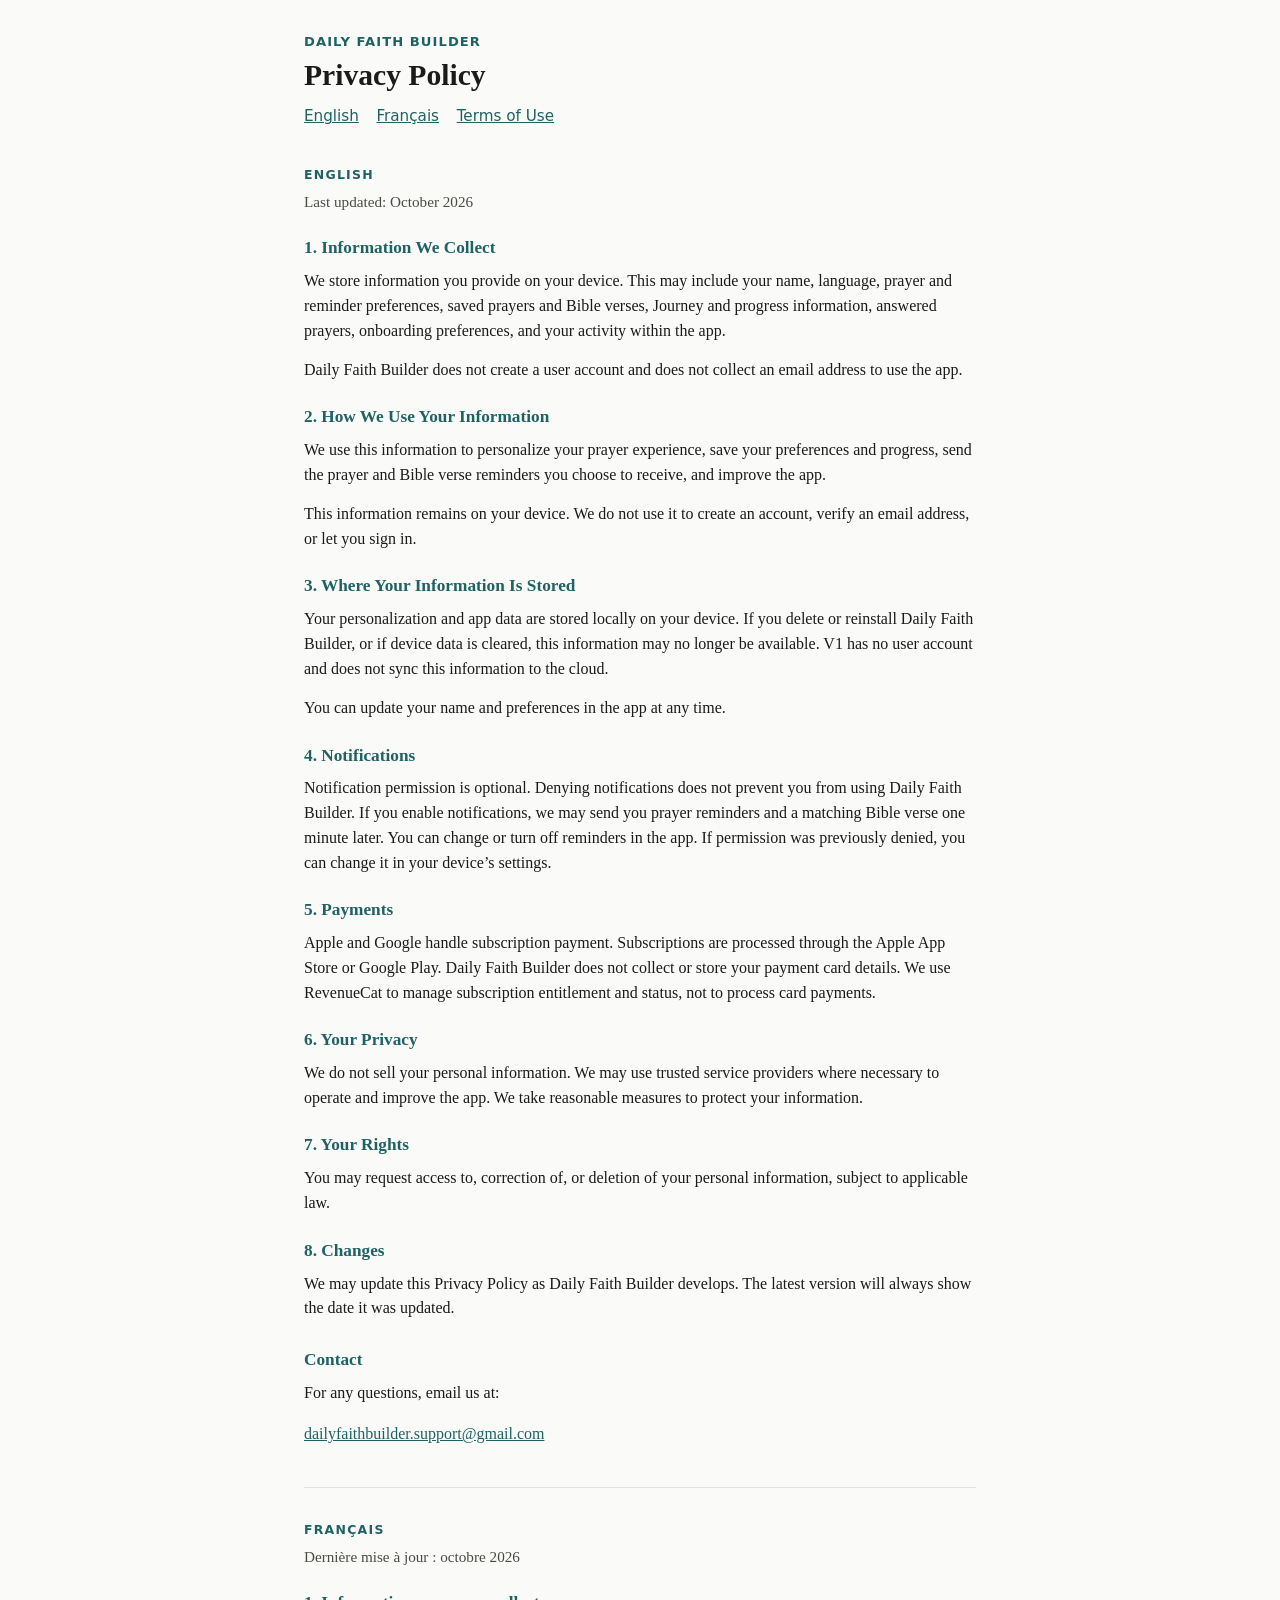
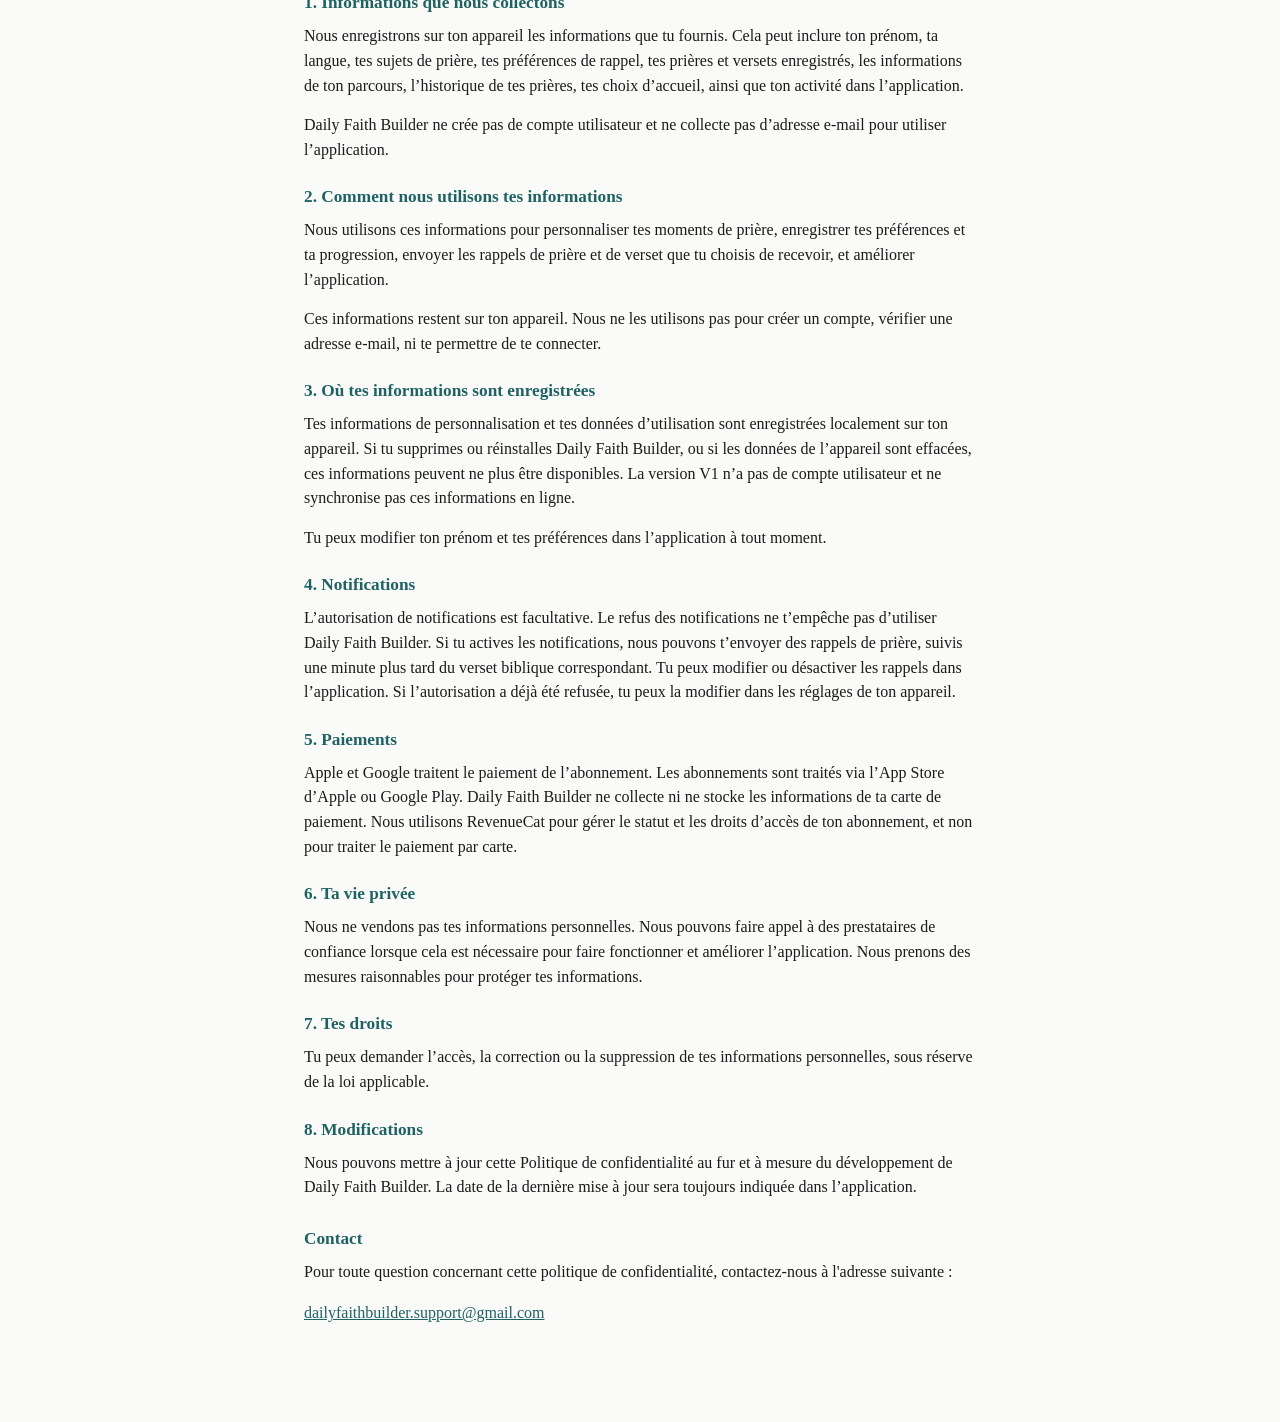
<file: privacy/index.html>
<!DOCTYPE html>
<html lang="en">
<head>
  <meta charset="utf-8">
  <meta name="viewport" content="width=device-width, initial-scale=1">
  <meta name="robots" content="index,follow">
  <title>Daily Faith Builder — Privacy Policy</title>
  <link rel="stylesheet" href="../styles.css">
</head>
<body>
  <main class="wrap">
    <p class="brand">Daily Faith Builder</p>
    <h1>Privacy Policy</h1>
    <nav class="nav" aria-label="Page">
      <a href="#english">English</a>
      <a href="#francais">Français</a>
      <a href="../terms/">Terms of Use</a>
    </nav>

    <article class="lang" id="english" lang="en">
      <h2>English</h2>
      <p class="updated">Last updated: October 2026</p>
        <section class="section">
          <h3>1. Information We Collect</h3>
          <p>We store information you provide on your device. This may include your name, language, prayer and reminder preferences, saved prayers and Bible verses, Journey and progress information, answered prayers, onboarding preferences, and your activity within the app.</p>
          <p>Daily Faith Builder does not create a user account and does not collect an email address to use the app.</p>
        </section>
        <section class="section">
          <h3>2. How We Use Your Information</h3>
          <p>We use this information to personalize your prayer experience, save your preferences and progress, send the prayer and Bible verse reminders you choose to receive, and improve the app.</p>
          <p>This information remains on your device. We do not use it to create an account, verify an email address, or let you sign in.</p>
        </section>
        <section class="section">
          <h3>3. Where Your Information Is Stored</h3>
          <p>Your personalization and app data are stored locally on your device. If you delete or reinstall Daily Faith Builder, or if device data is cleared, this information may no longer be available. V1 has no user account and does not sync this information to the cloud.</p>
          <p>You can update your name and preferences in the app at any time.</p>
        </section>
        <section class="section">
          <h3>4. Notifications</h3>
          <p>Notification permission is optional. Denying notifications does not prevent you from using Daily Faith Builder. If you enable notifications, we may send you prayer reminders and a matching Bible verse one minute later. You can change or turn off reminders in the app. If permission was previously denied, you can change it in your device’s settings.</p>
        </section>
        <section class="section">
          <h3>5. Payments</h3>
          <p>Apple and Google handle subscription payment. Subscriptions are processed through the Apple App Store or Google Play. Daily Faith Builder does not collect or store your payment card details. We use RevenueCat to manage subscription entitlement and status, not to process card payments.</p>
        </section>
        <section class="section">
          <h3>6. Your Privacy</h3>
          <p>We do not sell your personal information. We may use trusted service providers where necessary to operate and improve the app. We take reasonable measures to protect your information.</p>
        </section>
        <section class="section">
          <h3>7. Your Rights</h3>
          <p>You may request access to, correction of, or deletion of your personal information, subject to applicable law.</p>
        </section>
        <section class="section">
          <h3>8. Changes</h3>
          <p>We may update this Privacy Policy as Daily Faith Builder develops. The latest version will always show the date it was updated.</p>
        </section>
        <div class="contact">
          <h3>Contact</h3>
          <p>For any questions, email us at:</p>
          <p><a class="email" href="mailto:dailyfaithbuilder.support@gmail.com">dailyfaithbuilder.support@gmail.com</a></p>
        </div>
    </article>

    <article class="lang" id="francais" lang="fr">
      <h2>Français</h2>
      <p class="updated">Dernière mise à jour : octobre 2026</p>
        <section class="section">
          <h3>1. Informations que nous collectons</h3>
          <p>Nous enregistrons sur ton appareil les informations que tu fournis. Cela peut inclure ton prénom, ta langue, tes sujets de prière, tes préférences de rappel, tes prières et versets enregistrés, les informations de ton parcours, l’historique de tes prières, tes choix d’accueil, ainsi que ton activité dans l’application.</p>
          <p>Daily Faith Builder ne crée pas de compte utilisateur et ne collecte pas d’adresse e-mail pour utiliser l’application.</p>
        </section>
        <section class="section">
          <h3>2. Comment nous utilisons tes informations</h3>
          <p>Nous utilisons ces informations pour personnaliser tes moments de prière, enregistrer tes préférences et ta progression, envoyer les rappels de prière et de verset que tu choisis de recevoir, et améliorer l’application.</p>
          <p>Ces informations restent sur ton appareil. Nous ne les utilisons pas pour créer un compte, vérifier une adresse e-mail, ni te permettre de te connecter.</p>
        </section>
        <section class="section">
          <h3>3. Où tes informations sont enregistrées</h3>
          <p>Tes informations de personnalisation et tes données d’utilisation sont enregistrées localement sur ton appareil. Si tu supprimes ou réinstalles Daily Faith Builder, ou si les données de l’appareil sont effacées, ces informations peuvent ne plus être disponibles. La version V1 n’a pas de compte utilisateur et ne synchronise pas ces informations en ligne.</p>
          <p>Tu peux modifier ton prénom et tes préférences dans l’application à tout moment.</p>
        </section>
        <section class="section">
          <h3>4. Notifications</h3>
          <p>L’autorisation de notifications est facultative. Le refus des notifications ne t’empêche pas d’utiliser Daily Faith Builder. Si tu actives les notifications, nous pouvons t’envoyer des rappels de prière, suivis une minute plus tard du verset biblique correspondant. Tu peux modifier ou désactiver les rappels dans l’application. Si l’autorisation a déjà été refusée, tu peux la modifier dans les réglages de ton appareil.</p>
        </section>
        <section class="section">
          <h3>5. Paiements</h3>
          <p>Apple et Google traitent le paiement de l’abonnement. Les abonnements sont traités via l’App Store d’Apple ou Google Play. Daily Faith Builder ne collecte ni ne stocke les informations de ta carte de paiement. Nous utilisons RevenueCat pour gérer le statut et les droits d’accès de ton abonnement, et non pour traiter le paiement par carte.</p>
        </section>
        <section class="section">
          <h3>6. Ta vie privée</h3>
          <p>Nous ne vendons pas tes informations personnelles. Nous pouvons faire appel à des prestataires de confiance lorsque cela est nécessaire pour faire fonctionner et améliorer l’application. Nous prenons des mesures raisonnables pour protéger tes informations.</p>
        </section>
        <section class="section">
          <h3>7. Tes droits</h3>
          <p>Tu peux demander l’accès, la correction ou la suppression de tes informations personnelles, sous réserve de la loi applicable.</p>
        </section>
        <section class="section">
          <h3>8. Modifications</h3>
          <p>Nous pouvons mettre à jour cette Politique de confidentialité au fur et à mesure du développement de Daily Faith Builder. La date de la dernière mise à jour sera toujours indiquée dans l’application.</p>
        </section>
        <div class="contact">
          <h3>Contact</h3>
          <p>Pour toute question concernant cette politique de confidentialité, contactez-nous à l'adresse suivante :</p>
          <p><a class="email" href="mailto:dailyfaithbuilder.support@gmail.com">dailyfaithbuilder.support@gmail.com</a></p>
        </div>
    </article>

  </main>
</body>
</html>
</file>
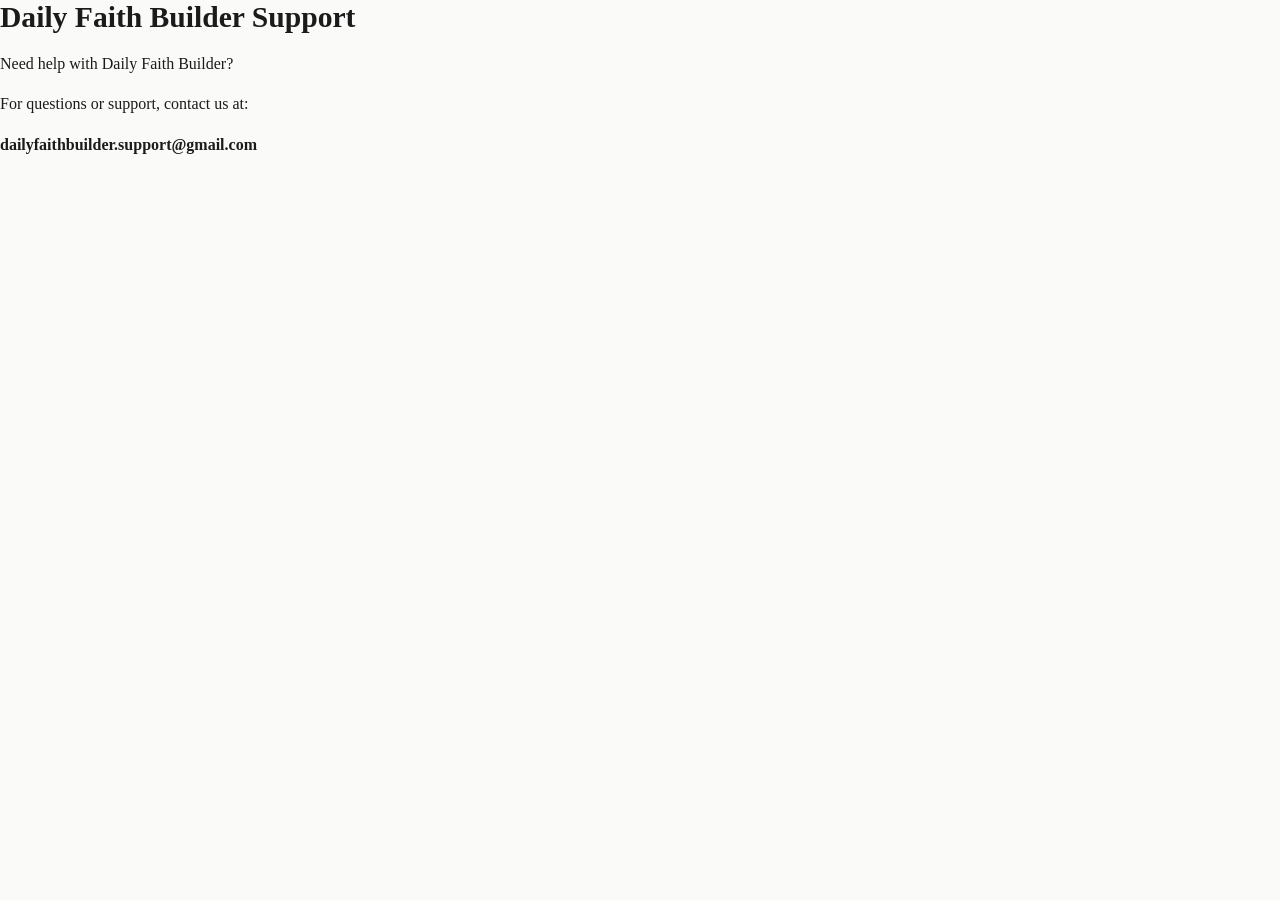
<file: support/index.html>
<!DOCTYPE html>
<html lang="en">
<head>
  <meta charset="UTF-8">
  <meta name="viewport" content="width=device-width, initial-scale=1.0">
  <title>Daily Faith Builder Support</title>
  <link rel="stylesheet" href="../styles.css">
</head>
<body>
  <main>
    <h1>Daily Faith Builder Support</h1>
    <p>Need help with Daily Faith Builder?</p>
    <p>For questions or support, contact us at:</p>
    <p><strong>dailyfaithbuilder.support@gmail.com</strong></p>
  </main>
</body>
</html>
</file>
<file: styles.css>
/* Public legal pages — static, no analytics, no cookies. */
:root {
  color-scheme: light;
  --bg: #fafaf8;
  --ink: #1b1b1b;
  --muted: #4a4a46;
  --accent: #1f6264;
  --line: #e4e2dc;
}

* {
  box-sizing: border-box;
}

html {
  font-size: 100%;
}

body {
  margin: 0;
  background: var(--bg);
  color: var(--ink);
  font-family: "Iowan Old Style", "Palatino Linotype", Palatino, Georgia, "Times New Roman", serif;
  line-height: 1.55;
}

.wrap {
  width: min(42rem, calc(100% - 2.5rem));
  margin: 0 auto;
  padding: 2rem 0 3.5rem;
}

.brand {
  margin: 0 0 0.35rem;
  font-family: system-ui, -apple-system, "Segoe UI", sans-serif;
  font-size: 0.82rem;
  font-weight: 600;
  letter-spacing: 0.08em;
  text-transform: uppercase;
  color: var(--accent);
}

h1 {
  margin: 0 0 0.75rem;
  font-size: 1.85rem;
  font-weight: 650;
  line-height: 1.2;
}

.nav {
  display: flex;
  flex-wrap: wrap;
  gap: 0.75rem 1.1rem;
  margin: 0 0 2rem;
  font-family: system-ui, -apple-system, "Segoe UI", sans-serif;
  font-size: 0.95rem;
}

a {
  color: var(--accent);
}

.lang {
  margin: 0 0 2.5rem;
  padding-top: 0.25rem;
}

.lang + .lang {
  border-top: 1px solid var(--line);
  padding-top: 2rem;
}

.lang h2 {
  margin: 0 0 0.35rem;
  font-family: system-ui, -apple-system, "Segoe UI", sans-serif;
  font-size: 0.78rem;
  font-weight: 700;
  letter-spacing: 0.1em;
  text-transform: uppercase;
  color: var(--accent);
}

.updated {
  margin: 0 0 1.25rem;
  color: var(--muted);
  font-size: 0.95rem;
}

.intro,
.section p,
.contact p {
  margin: 0 0 0.9rem;
}

.section h3 {
  margin: 1.35rem 0 0.45rem;
  font-size: 1.08rem;
  font-weight: 700;
  color: var(--accent);
}

.contact h3 {
  margin: 1.6rem 0 0.45rem;
  font-size: 1.08rem;
  font-weight: 700;
  color: var(--accent);
}

.email {
  display: inline-block;
  margin-top: 0.15rem;
  word-break: break-word;
}

.home-links {
  display: grid;
  gap: 0.85rem;
  margin-top: 1.5rem;
}

.home-links a {
  display: block;
  padding: 0.9rem 1rem;
  border: 1px solid var(--line);
  border-radius: 8px;
  text-decoration: none;
  background: #fff;
  font-family: system-ui, -apple-system, "Segoe UI", sans-serif;
}

.home-links a:hover,
.home-links a:focus {
  border-color: var(--accent);
}

@media (max-width: 420px) {
  .wrap {
    width: min(42rem, calc(100% - 1.75rem));
    padding-top: 1.35rem;
  }

  h1 {
    font-size: 1.55rem;
  }

  body {
    font-size: 1.02rem;
  }
}
</file>
